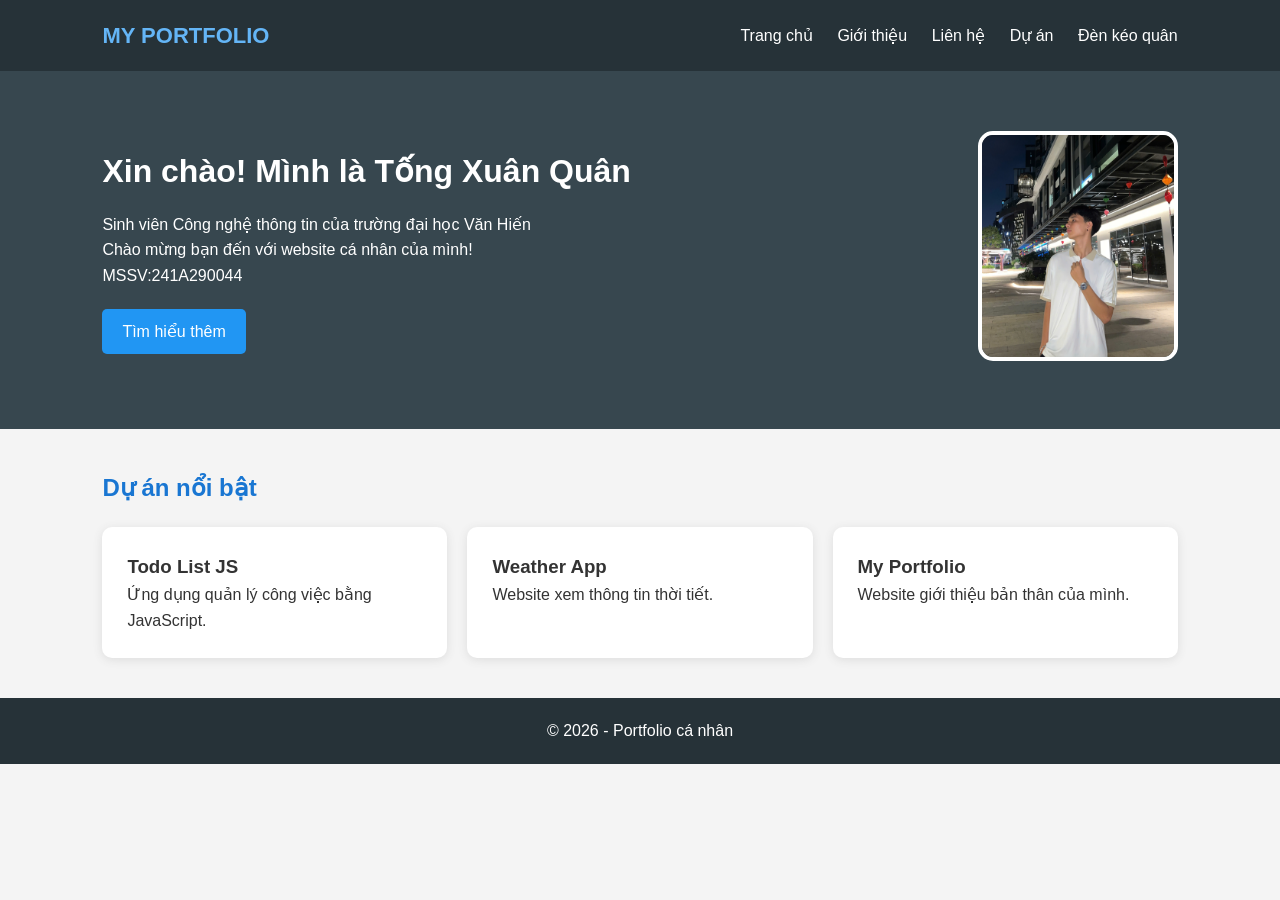
<file: index.html>
<!DOCTYPE html>
<html lang="vi">
<head>
    <meta charset="UTF-8">
    <meta name="viewport" content="width=device-width, initial-scale=1.0">
    <title>Portfolio cá nhân</title>
    <link rel="stylesheet" href="style.css">
</head>
<body>

    <nav>
        <a class="logo" href="index.html">MY PORTFOLIO</a>
        <div class="menu">
            <a href="index.html">Trang chủ</a>
            <a href="about.html">Giới thiệu</a>
            <a href="contact.html">Liên hệ</a>
            <a href="project.html">Dự án</a>
            <a href="denkeoquan.html">Đèn kéo quân</a>
        </div>
    </nav>

    <header class="hero">
        <div class="intro">
            <h1>Xin chào! Mình là Tống Xuân Quân</h1>
            <p>Sinh viên Công nghệ thông tin của trường đại học Văn Hiến</p>
            <p>Chào mừng bạn đến với website cá nhân của mình!</p>
            <p>MSSV:241A290044</p>
            <a class="btn" href="about.html">Tìm hiểu thêm</a>
        </div>

        <div class="avatar">
            <img src="avatar.jqg.jpg" alt="Ảnh chân dung cá nhân">
        </div>
    </header>

    <section>
        <h2>Dự án nổi bật</h2>

        <div class="projects">
            <div class="project">
                <h3>Todo List JS</h3>
                <p>Ứng dụng quản lý công việc bằng JavaScript.</p>
            </div>

            <div class="project">
                <h3>Weather App</h3>
                <p>Website xem thông tin thời tiết.</p>
            </div>

            <div class="project">
                <h3>My Portfolio</h3>
                <p>Website giới thiệu bản thân của mình.</p>
            </div>
        </div>
    </section>

    <footer>
        <p>© 2026 - Portfolio cá nhân</p>
    </footer>

    <script src="script.js"></script>
</body>
</html>
</file>
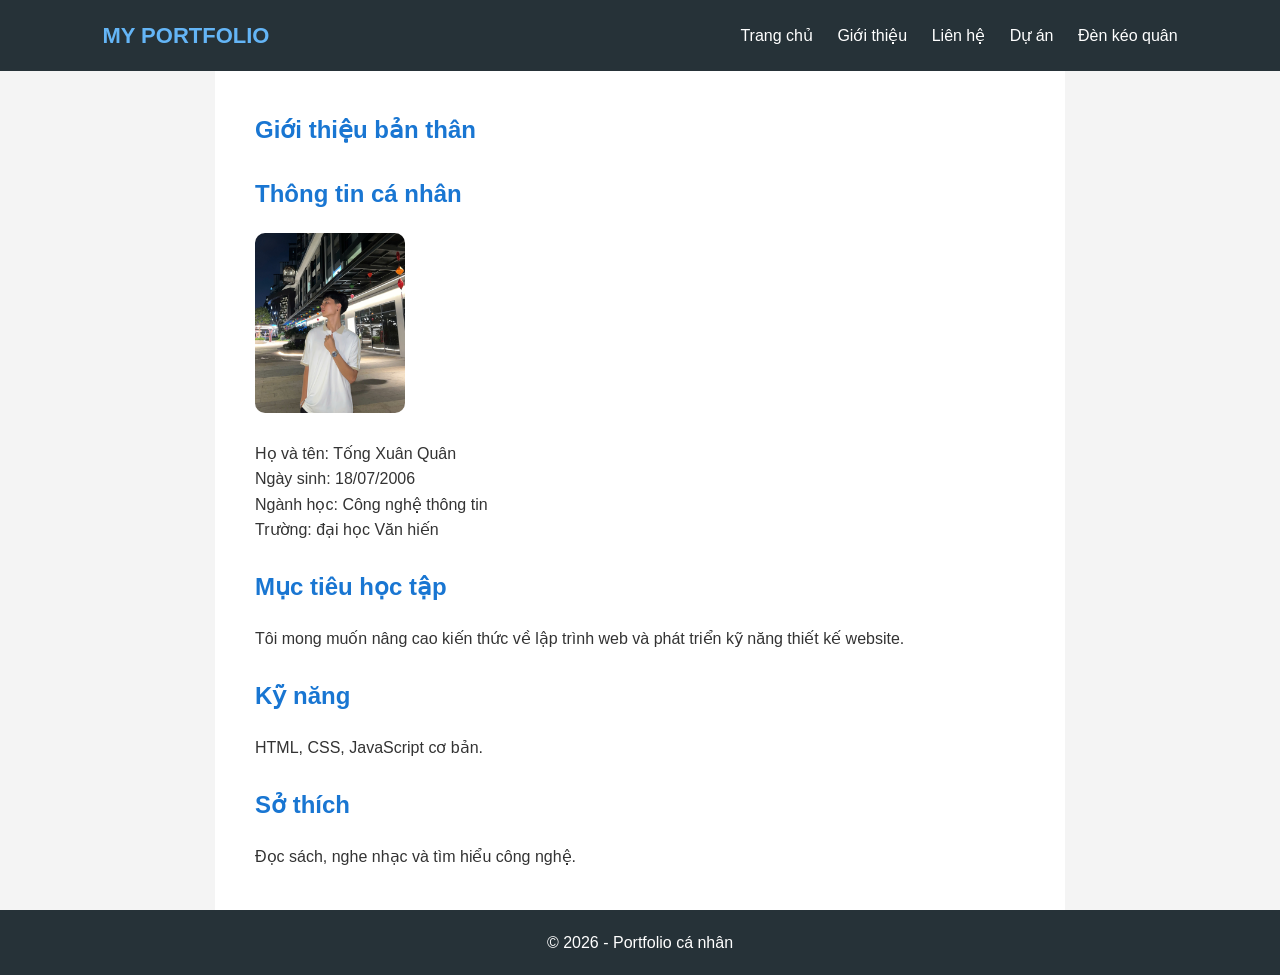
<file: about.html>
<!DOCTYPE html>
<html lang="vi">
<head>
    <meta charset="UTF-8">
    <meta name="viewport" content="width=device-width, initial-scale=1.0">
    <title>Giới thiệu bản thân</title>
    <link rel="stylesheet" href="style.css">
</head>
<body>

    <nav>
        <a class="logo" href="index.html">MY PORTFOLIO</a>
        <div class="menu">
            <a href="index.html">Trang chủ</a>
            <a href="about.html">Giới thiệu</a>
            <a href="contact.html">Liên hệ</a>
            <a href="project.html">Dự án</a>
            <a href="denkeoquan.html">Đèn kéo quân</a>
        </div>
    </nav>

    <section class="content">
        <h1>Giới thiệu bản thân</h1>
        <h2>Thông tin cá nhân</h2>
        <dis>
        <dis>
            <img class="about-img"
             src="avatar.jqg.jpg"
             alt="Ảnh chân dung">
        </dis>
        </dis>
        <p>Họ và tên: Tống Xuân Quân</p>
        <p>Ngày sinh: 18/07/2006</p>
        <p>Ngành học: Công nghệ thông tin</p>
        <p>Trường: đại học Văn hiến</p>

        <h2>Mục tiêu học tập</h2>
        <p>
            Tôi mong muốn nâng cao kiến thức về lập trình
            web và phát triển kỹ năng thiết kế website.
        </p>

        <h2>Kỹ năng</h2>
        <p>HTML, CSS, JavaScript cơ bản.</p>

        <h2>Sở thích</h2>
        <p>Đọc sách, nghe nhạc và tìm hiểu công nghệ.</p>
    </section>

    <footer>
        <p>© 2026 - Portfolio cá nhân</p>
    </footer>

    <script src="script.js"></script>
</body>
</html>
</file>
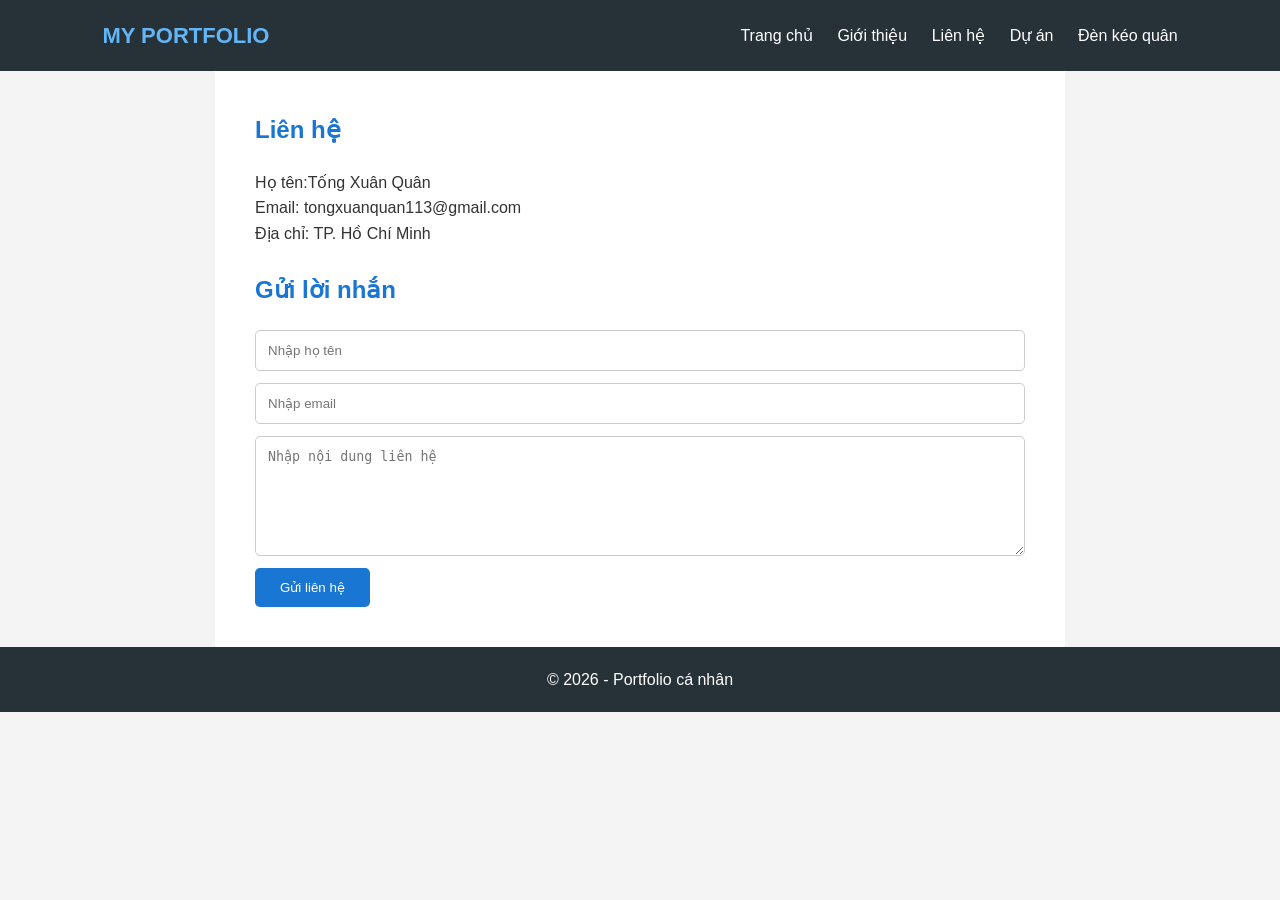
<file: contact.html>
<!DOCTYPE html>
<html lang="vi">
<head>
    <meta charset="UTF-8">
    <meta name="viewport" content="width=device-width, initial-scale=1.0">
    <title>Liên hệ</title>
    <link rel="stylesheet" href="style.css">
</head>
<body>

    <nav>
        <a class="logo" href="index.html">MY PORTFOLIO</a>
        <div class="menu">
            <a href="index.html">Trang chủ</a>
            <a href="about.html">Giới thiệu</a>
            <a href="contact.html">Liên hệ</a>
            <a href="project.html">Dự án</a>
            <a href="denkeoquan.html">Đèn kéo quân</a>
        </div>
    </nav>

    <section class="content">
        <h1>Liên hệ </h1>

        <p>Họ tên:Tống Xuân Quân</p>
        <p>Email: tongxuanquan113@gmail.com</p>
        <p>Địa chỉ: TP. Hồ Chí Minh</p>

        <h2>Gửi lời nhắn</h2>

        <form id="contactForm">
            <input type="text" id="name"
                   placeholder="Nhập họ tên" required>

            <input type="email" id="email"
                   placeholder="Nhập email" required>

            <textarea id="message"
                      placeholder="Nhập nội dung liên hệ"
                      required></textarea>

            <button type="submit">Gửi liên hệ</button>
        </form>
    </section>

    <footer>
        <p>© 2026 - Portfolio cá nhân</p>
    </footer>

    <script src="script.js"></script>
</body>
</html>
</file>
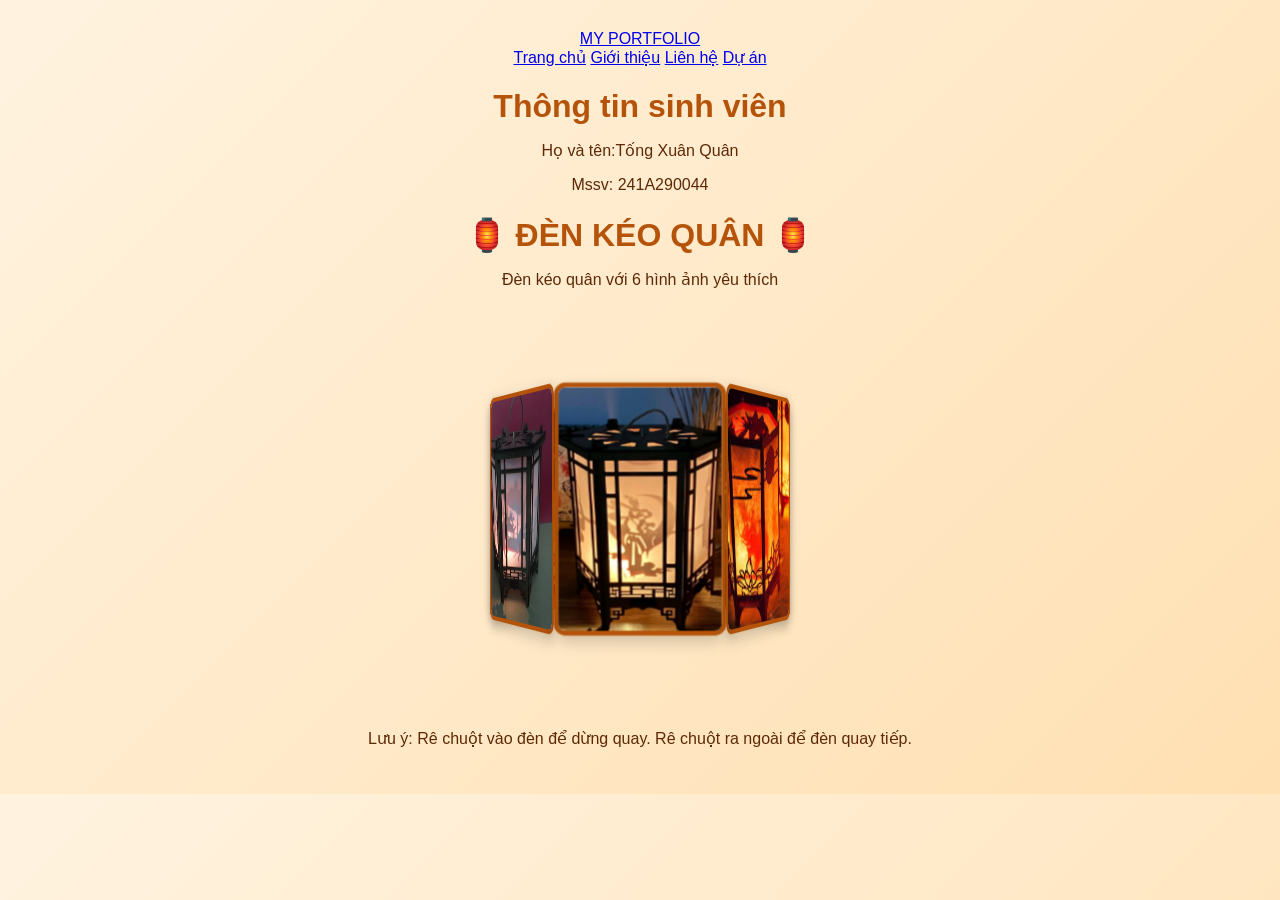
<file: denkeoquan.html>
<!DOCTYPE html>
<html lang="vi">
<head>
    <meta charset="UTF-8">
    <meta name="viewport" content="width=device-width, initial-scale=1.0">
    <title>Bài tập 24 - Đèn kéo quân</title>

    <style>
        * {
            box-sizing: border-box;
        }

        body {
            font-family: Arial, sans-serif;
            margin: 0;
            padding: 30px 15px;
            text-align: center;
            background: linear-gradient(135deg, #fff3e0, #ffe0b2);
            color: #5d2906;
        }

        h1 {
            color: #b45309;
            margin-bottom: 10px;
        }

        p {
            font-size: 16px;
        }

        .lantern-container {
            width: 300px;
            height: 300px;
            margin: 70px auto;
            perspective: 1000px;
        }

        .lantern {
            width: 100%;
            height: 100%;
            position: relative;
            transform-style: preserve-3d;
            animation: rotateLantern 12s linear infinite;
        }

        .lantern:hover {
            animation-play-state: paused;
        }

        .face {
            position: absolute;
            width: 150px;
            height: 220px;
            left: 75px;
            top: 40px;
            border: 4px solid #b45309;
            border-radius: 10px;
            overflow: hidden;
            background: white;
            box-shadow: 0 5px 15px #0003;
            cursor: pointer;
        }

        .face img {
            width: 100%;
            height: 100%;
            object-fit: cover;
        }

        .face:nth-child(1) {
            transform: rotateY(0deg) translateZ(130px);
        }

        .face:nth-child(2) {
            transform: rotateY(60deg) translateZ(130px);
        }

        .face:nth-child(3) {
            transform: rotateY(120deg) translateZ(130px);
        }

        .face:nth-child(4) {
            transform: rotateY(180deg) translateZ(130px);
        }

        .face:nth-child(5) {
            transform: rotateY(240deg) translateZ(130px);
        }

        .face:nth-child(6) {
            transform: rotateY(300deg) translateZ(130px);
        }

        @keyframes rotateLantern {
            from {
                transform: rotateY(0deg);
            }

            to {
                transform: rotateY(360deg);
            }
        }

        .note {
            margin-top: 30px;
            color: #854d0e;
            font-style: italic;
        }

        @media (max-width: 500px) {
            .lantern-container {
                transform: scale(0.8);
                transform-origin: top center;
                margin-bottom: 0;
            }
        }
    </style>
</head>
   
<body class="lantern-page">
     <nav>
        <a class="logo" href="index.html">MY PORTFOLIO</a>
        <div class="menu">
            <a href="index.html">Trang chủ</a>
            <a href="about.html">Giới thiệu</a>
            <a href="contact.html">Liên hệ</a>
            <a href="project.html">Dự án</a>
        </div>
    </nav>
     <h1>Thông tin sinh viên</h1>
    <p>Họ và tên:Tống Xuân Quân</p>
    <p>Mssv: 241A290044</p>


    <h1>🏮 ĐÈN KÉO QUÂN 🏮</h1>

    <p>Đèn kéo quân với 6 hình ảnh yêu thích</p>

    <div class="lantern-container">
        <div class="lantern">

            <div class="face">
                <img src="anh1.webp" alt="Hình ảnh 1">
            </div>

            <div class="face">
                <img src="anh2.jpg" alt="Hình ảnh 2">
            </div>

            <div class="face">
                <img src="anh3.webp" alt="Hình ảnh 3">
            </div>

            <div class="face">
                <img src="anh4.webp" alt="Hình ảnh 4">
            </div>

            <div class="face">
                <img src="anh5.jpg" alt="Hình ảnh 5">
            </div>

            <div class="face">
                <img src="anh6.jpg" alt="Hình ảnh 6">
            </div>

        </div>
    </div>
<p class="lantern-note">
    Lưu ý:
    Rê chuột vào đèn để dừng quay.
    Rê chuột ra ngoài để đèn quay tiếp.
</p>


</body>
</html>
</file>
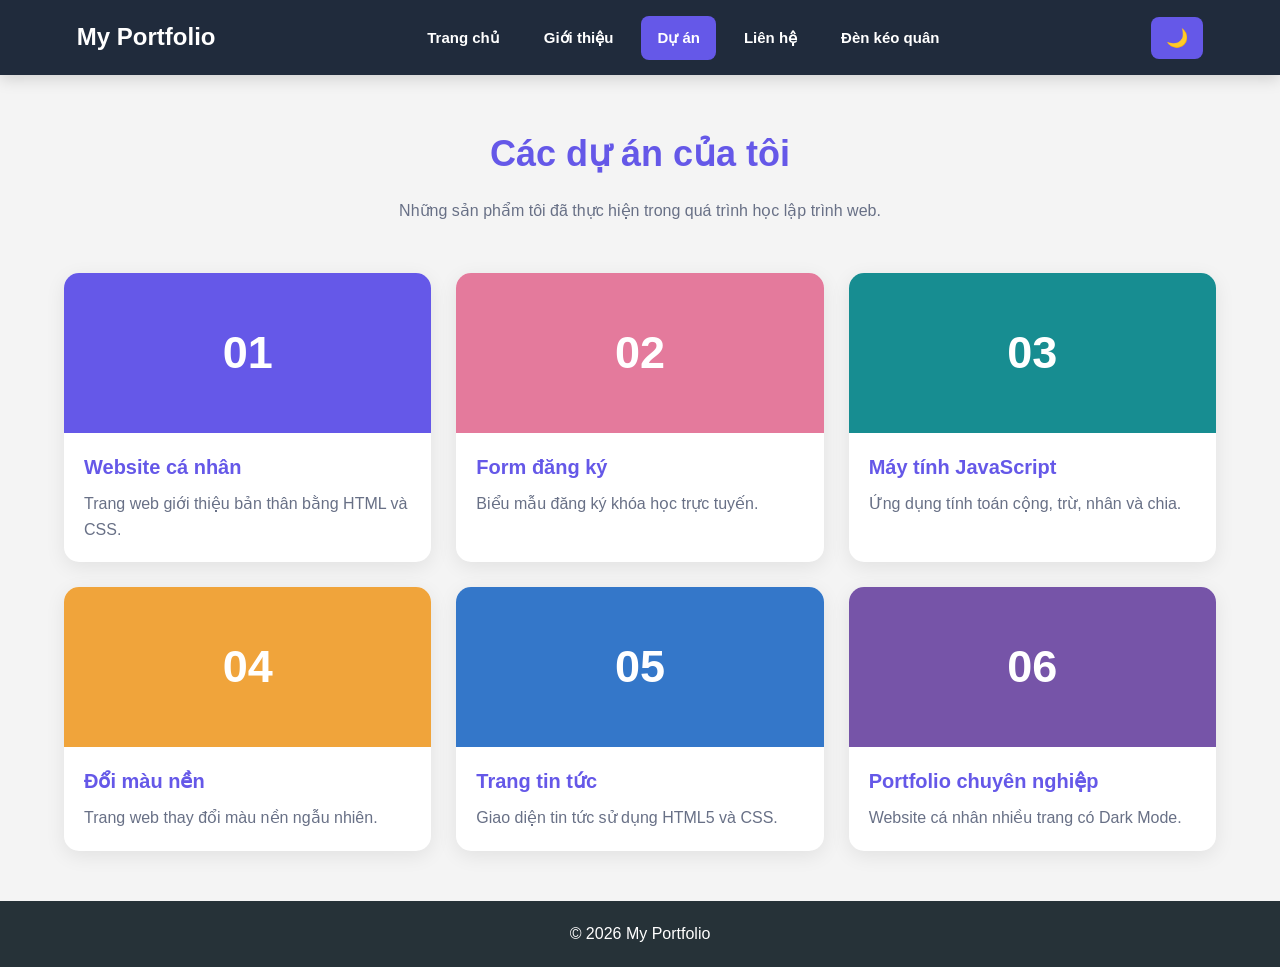
<file: project.html>
<!DOCTYPE html>
<html lang="vi">
<head>
    <meta charset="UTF-8">
    <meta name="viewport" content="width=device-width, initial-scale=1.0">
    <title>Dự án của tôi</title>
    <link rel="stylesheet" href="style.css">
    <script src="script.js" defer></script>
</head>
<body>

    <header>
        <nav class="navbar">
            <h2>My Portfolio</h2>
           <div class="nav-links">
    <a href="index.html">Trang chủ</a>
    <a href="about.html">Giới thiệu</a>
    <a href="projects.html" class="active">Dự án</a>
    <a href="contact.html">Liên hệ</a>
    <a href="denkeoquan.html">Đèn kéo quân</a>
</div>
            <button class="theme-toggle" type="button"></button>
        </nav>
    </header>

    <main class="container">
        <section class="page-intro reveal">
            <h1>Các dự án của tôi</h1>
            <p>Những sản phẩm tôi đã thực hiện trong quá trình học lập trình web.</p>
        </section>

        <section class="project-grid">

            <article class="project-card reveal">
                <div class="project-art art-one">01</div>
                <h2>Website cá nhân</h2>
                <p>Trang web giới thiệu bản thân bằng HTML và CSS.</p>
            </article>

            <article class="project-card reveal">
                <div class="project-art art-two">02</div>
                <h2>Form đăng ký</h2>
                <p>Biểu mẫu đăng ký khóa học trực tuyến.</p>
            </article>

            <article class="project-card reveal">
                <div class="project-art art-three">03</div>
                <h2>Máy tính JavaScript</h2>
                <p>Ứng dụng tính toán cộng, trừ, nhân và chia.</p>
            </article>

            <article class="project-card reveal">
                <div class="project-art art-four">04</div>
                <h2>Đổi màu nền</h2>
                <p>Trang web thay đổi màu nền ngẫu nhiên.</p>
            </article>

            <article class="project-card reveal">
                <div class="project-art art-five">05</div>
                <h2>Trang tin tức</h2>
                <p>Giao diện tin tức sử dụng HTML5 và CSS.</p>
            </article>

            <article class="project-card reveal">
                <div class="project-art art-six">06</div>
                <h2>Portfolio chuyên nghiệp</h2>
                <p>Website cá nhân nhiều trang có Dark Mode.</p>
            </article>

        </section>
    </main>

    <footer class="site-footer">
        <p>© 2026 My Portfolio</p>
    </footer>

</body>
</html>
</file>
<file: style.css>
* {
    margin: 0;
    padding: 0;
    box-sizing: border-box;
}

body {
    font-family: 'Segoe UI', Arial, sans-serif;
    line-height: 1.6;
    background: #f4f4f4;
    color: #333;
}

/* Thanh menu */
nav {
    background: #263238;
    padding: 18px 8%;
    display: flex;
    justify-content: space-between;
    align-items: center;
}

.logo {
    color: #64b5f6;
    font-size: 22px;
    font-weight: bold;
    text-decoration: none;
}

.menu a {
    color: white;
    margin-left: 20px;
    text-decoration: none;
}

.menu a:hover {
    color: #64b5f6;
}

/* Trang chủ */
.hero {
    background: #37474f;
    color: white;
    padding: 60px 8%;
    display: flex;
    justify-content: space-between;
    align-items: center;
    gap: 30px;
}

.intro {
    flex: 1;
}

.intro h1 {
    font-size: 32px;
    margin-bottom: 15px;
}

.avatar img {
    width: 200px;
    height: 230px;
    object-fit: cover;
    border-radius: 15px;
    border: 4px solid white;
}

.btn {
    display: inline-block;
    margin-top: 20px;
    padding: 10px 20px;
    background: #2196f3;
    color: white;
    text-decoration: none;
    border-radius: 5px;
}

/* Dự án */
section {
    padding: 40px 8%;
}

section h2 {
    margin-bottom: 20px;
    color: #1976d2;
}

.projects {
    display: grid;
    grid-template-columns: repeat(3, 1fr);
    gap: 20px;
}

.project {
    background: white;
    padding: 25px;
    border-radius: 10px;
    box-shadow: 0 2px 10px #ddd;
}

/* Trang giới thiệu và liên hệ */
.content {
    max-width: 850px;
    margin: auto;
    background: white;
    padding: 40px;
    min-height: 500px;
}

.content h1 {
    color: #1976d2;
    margin-bottom: 20px;
}

.content h2 {
    margin-top: 25px;
}

.about-img {
    width: 150px;
    height: 180px;
    object-fit: cover;
    border-radius: 10px;
    margin-bottom: 20px;
}

/* Form liên hệ */
form input,
form textarea {
    display: block;
    width: 100%;
    padding: 12px;
    margin: 12px 0;
    border: 1px solid #ccc;
    border-radius: 5px;
}

form textarea {
    height: 120px;
}

form button {
    padding: 12px 25px;
    background: #1976d2;
    color: white;
    border: none;
    border-radius: 5px;
    cursor: pointer;
}

form button:hover {
    background: #0d47a1;
}

/* Chân trang */
footer {
    background: #263238;
    color: white;
    text-align: center;
    padding: 20px;
}

/* Giao diện điện thoại */
@media (max-width: 650px) {
    nav {
        flex-direction: column;
        gap: 15px;
    }

    .menu a {
        margin: 0 8px;
    }

    .hero {
        flex-direction: column-reverse;
        text-align: center;
    }

    .projects {
        grid-template-columns: 1fr;
    }
}

/* ===== TRANG PROJECTS ===== */

.page-intro {
    text-align: center;
    padding: 50px 20px 30px;
}

.page-intro h1 {
    font-size: 36px;
    color: #6558e8;
    margin-bottom: 15px;
}

.page-intro p {
    color: #687086;
}

/* CSS GRID - DANH SÁCH 6 DỰ ÁN */

.project-grid {
    display: grid;
    grid-template-columns: 1fr;
    gap: 25px;
    padding: 20px 0 50px;
}

.project-card {
    background: white;
    border-radius: 15px;
    overflow: hidden;
    padding-bottom: 20px;
    box-shadow: 0 5px 20px rgba(0,0,0,0.08);
    transition: transform 0.3s;
}

.project-card:hover {
    transform: translateY(-7px);
}

.project-art {
    height: 160px;
    display: flex;
    justify-content: center;
    align-items: center;
    color: white;
    font-size: 45px;
    font-weight: bold;
}

.art-one { background: #6558e8; }
.art-two { background: #e47a9c; }
.art-three { background: #178d91; }
.art-four { background: #f0a43b; }
.art-five { background: #3477c9; }
.art-six { background: #7654a8; }

.project-card h2 {
    font-size: 20px;
    color: #6558e8;
    margin: 18px 20px 8px;
}

.project-card p {
    color: #687086;
    margin: 0 20px;
}

/* TABLET */
@media (min-width: 600px) {
    .project-grid {
        grid-template-columns: repeat(2, 1fr);
    }
}

/* MÁY TÍNH */
@media (min-width: 900px) {
    .project-grid {
        grid-template-columns: repeat(3, 1fr);
    }
}
.navbar {
    background: #202b3c;
    min-height: 75px;
    padding: 15px 6%;
    display: flex;
    justify-content: space-between;
    align-items: center;
    flex-wrap: wrap;
    gap: 15px;
    box-shadow: 0 4px 15px rgba(0, 0, 0, 0.15);
}

.navbar h2 {
    color: white;
    font-size: 24px;
    margin: 0;
}

.nav-links {
    display: flex;
    align-items: center;
    flex-wrap: wrap;
    gap: 12px;
}

.nav-links a {
    color: white;
    text-decoration: none;
    font-size: 15px;
    font-weight: 600;
    padding: 10px 16px;
    border-radius: 8px;
    transition: all 0.3s ease;
}

/* Hiệu ứng khi di chuột */
.nav-links a:hover {
    background: #6558e8;
    color: white;
    transform: translateY(-2px);
}

/* Trang đang được chọn */
.nav-links a.active {
    background: #6558e8;
    color: white;
}

.theme-toggle {
    background: #6558e8;
    color: white;
    border: none;
    padding: 10px 14px;
    border-radius: 8px;
    cursor: pointer;
    font-size: 18px;
}

/* Menu trên điện thoại */
@media (max-width: 600px) {
    .navbar {
        flex-direction: column;
        justify-content: center;
    }

    .nav-links {
        justify-content: center;
        gap: 5px;
    }

    .nav-links a {
        padding: 8px 10px;
        font-size: 14px;
    }
}

/* ===== RESPONSIVE MOBILE FIRST ===== */

/* Điện thoại */
@media (max-width: 599px) {
    .container {
        width: 92%;
        margin: auto;
    }

    .navbar {
        padding: 15px;
        flex-direction: column;
        gap: 12px;
    }

    .nav-links {
        justify-content: center;
        width: 100%;
        gap: 5px;
    }

    .nav-links a {
        font-size: 13px;
        padding: 8px;
    }

    .page-intro h1 {
        font-size: 27px;
    }

    .project-grid {
        grid-template-columns: 1fr;
        gap: 18px;
    }

    .project-card {
        width: 100%;
    }

    .project-art {
        height: 140px;
    }
}

/* Máy tính bảng */
@media (min-width: 600px) and (max-width: 899px) {
    .container {
        width: 90%;
        margin: auto;
    }

    .project-grid {
        grid-template-columns: repeat(2, 1fr);
    }
}

/* Máy tính */
@media (min-width: 900px) {
    .container {
        width: 90%;
        max-width: 1200px;
        margin: auto;
    }

    .project-grid {
        grid-template-columns: repeat(3, 1fr);
    }
}

/* Hình ảnh không tràn khỏi màn hình */
img {
    max-width: 100%;
    height: auto;
}

/* Hiệu ứng xuất hiện khi cuộn */
.reveal {
    opacity: 0;
    transform: translateY(30px);
    transition: all 0.7s ease;
}

.reveal.show {
    opacity: 1;
    transform: translateY(0);
}

/* ===== DARK MODE ===== */

body.dark-mode {
    background-color: #121826;
    color: #f1f5f9;
}

body.dark-mode header,
body.dark-mode .navbar {
    background-color: #202b3c;
}

body.dark-mode .project-card,
body.dark-mode .skill-card,
body.dark-mode .contact-form {
    background-color: #202b3c;
    color: #f1f5f9;
    border-color: #374151;
}

body.dark-mode h1,
body.dark-mode h2,
body.dark-mode h3 {
    color: #a99cff;
}

body.dark-mode p,
body.dark-mode label {
    color: #d1d5db;
}

body.dark-mode input,
body.dark-mode textarea {
    background-color: #30394b;
    color: white;
    border-color: #596579;
}

.theme-toggle {
    cursor: pointer;
    border: none;
    padding: 10px 15px;
    border-radius: 8px;
}


/* ============================= */
/* BÀI TẬP 24 - ĐÈN KÉO QUÂN */
/* ============================= */

.lantern-page {
    font-family: Arial, sans-serif;
    text-align: center;
    padding: 30px 15px;
    background: linear-gradient(135deg, #fff3e0, #ffe0b2);
    color: #5d2906;
    min-height: 100vh;
}

.lantern-page h1 {
    color: #b45309;
    margin-bottom: 15px;
}

.lantern-container {
    width: 300px;
    height: 300px;
    margin: 70px auto;
    perspective: 1000px;
}

.lantern {
    width: 100%;
    height: 100%;
    position: relative;
    transform-style: preserve-3d;
    animation: rotateLantern 12s linear infinite;
}

.lantern:hover {
    animation-play-state: paused;
}

.lantern .face {
    position: absolute;
    width: 150px;
    height: 220px;
    left: 75px;
    top: 40px;
    border: 4px solid #b45309;
    border-radius: 10px;
    overflow: hidden;
    background: white;
    box-shadow: 0 5px 15px rgba(0,0,0,0.2);
}

.lantern .face img {
    width: 100%;
    height: 100%;
    object-fit: cover;
}

.lantern .face:nth-child(1) {
    transform: rotateY(0deg) translateZ(130px);
}

.lantern .face:nth-child(2) {
    transform: rotateY(60deg) translateZ(130px);
}

.lantern .face:nth-child(3) {
    transform: rotateY(120deg) translateZ(130px);
}

.lantern .face:nth-child(4) {
    transform: rotateY(180deg) translateZ(130px);
}

.lantern .face:nth-child(5) {
    transform: rotateY(240deg) translateZ(130px);
}

.lantern .face:nth-child(6) {
    transform: rotateY(300deg) translateZ(130px);
}

@keyframes rotateLantern {
    from {
        transform: rotateY(0deg);
    }
    to {
        transform: rotateY(360deg);
    }
}

.lantern-note {
    margin-top: 30px;
    color: #854d0e;
    font-style: italic;
}

@media (max-width: 500px) {
    .lantern-container {
        transform: scale(0.8);
        transform-origin: top center;
        margin-bottom: 0;
    }
}
</file>
